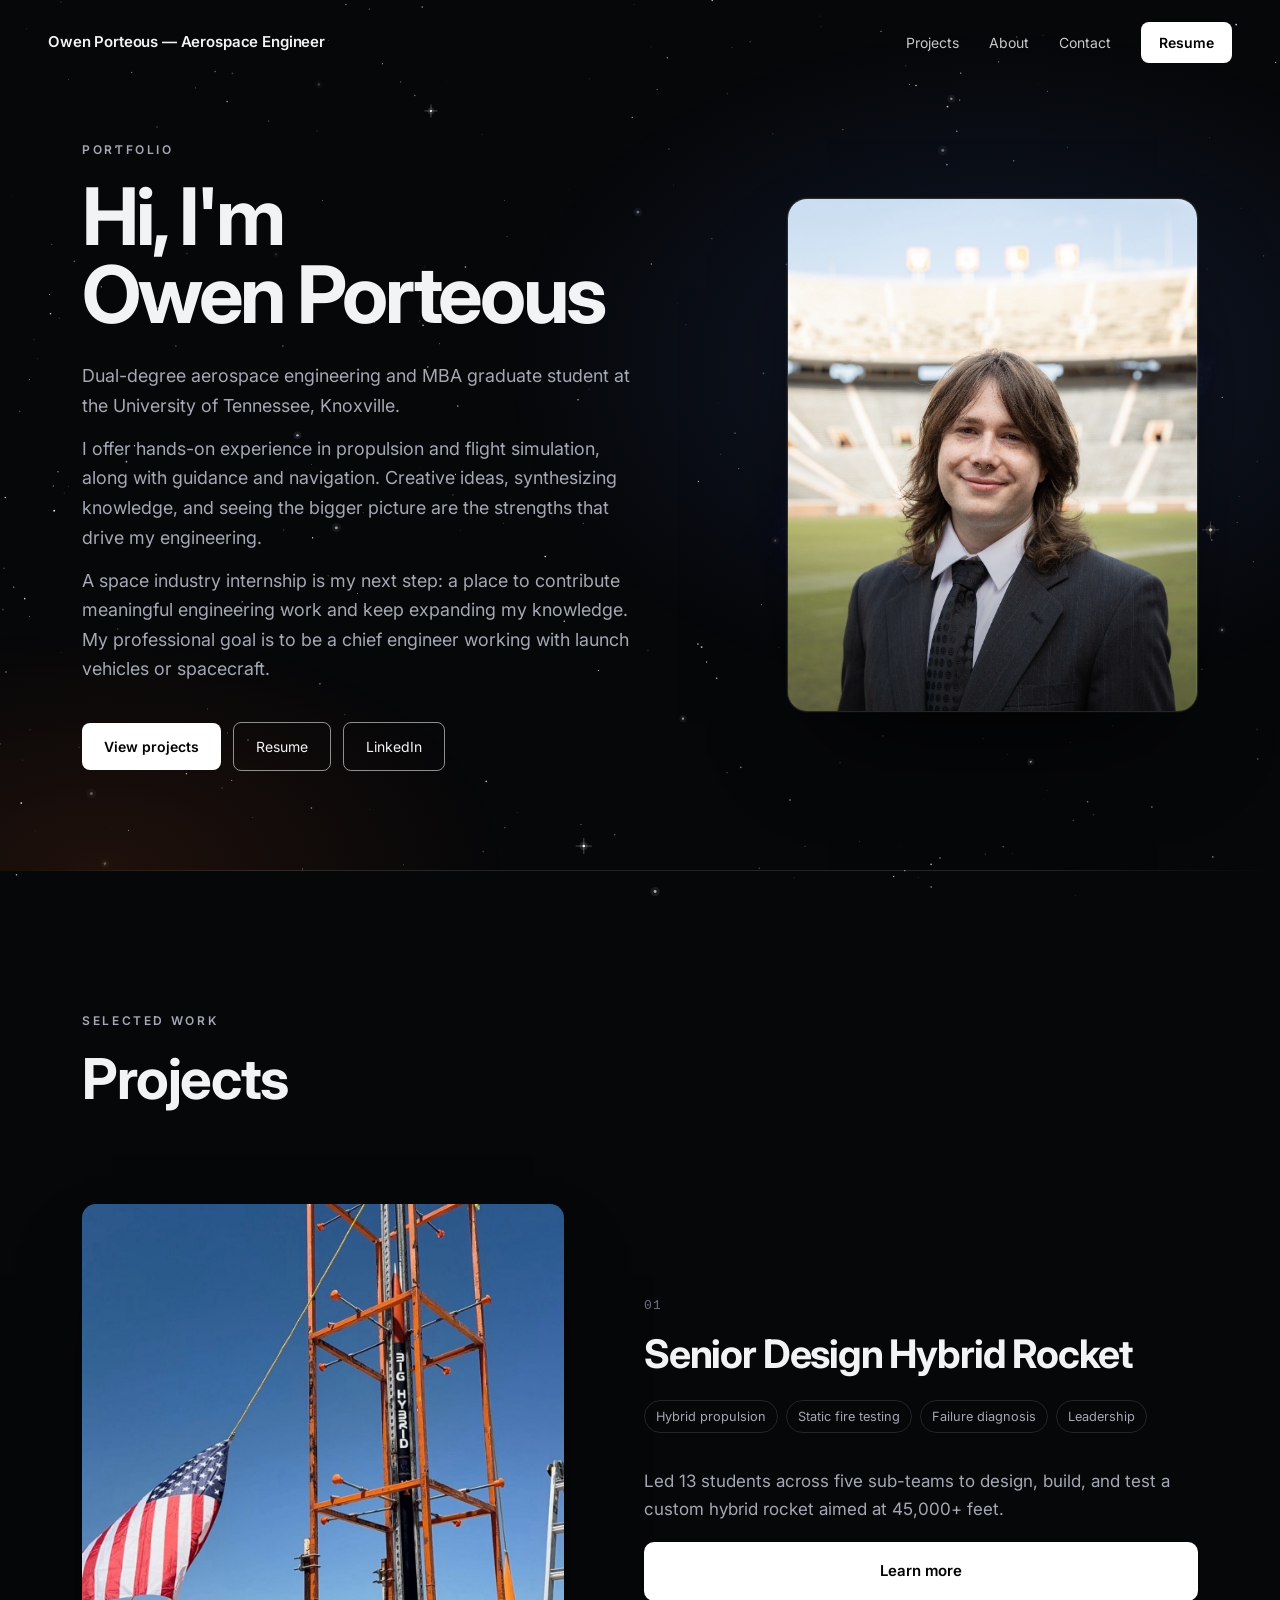
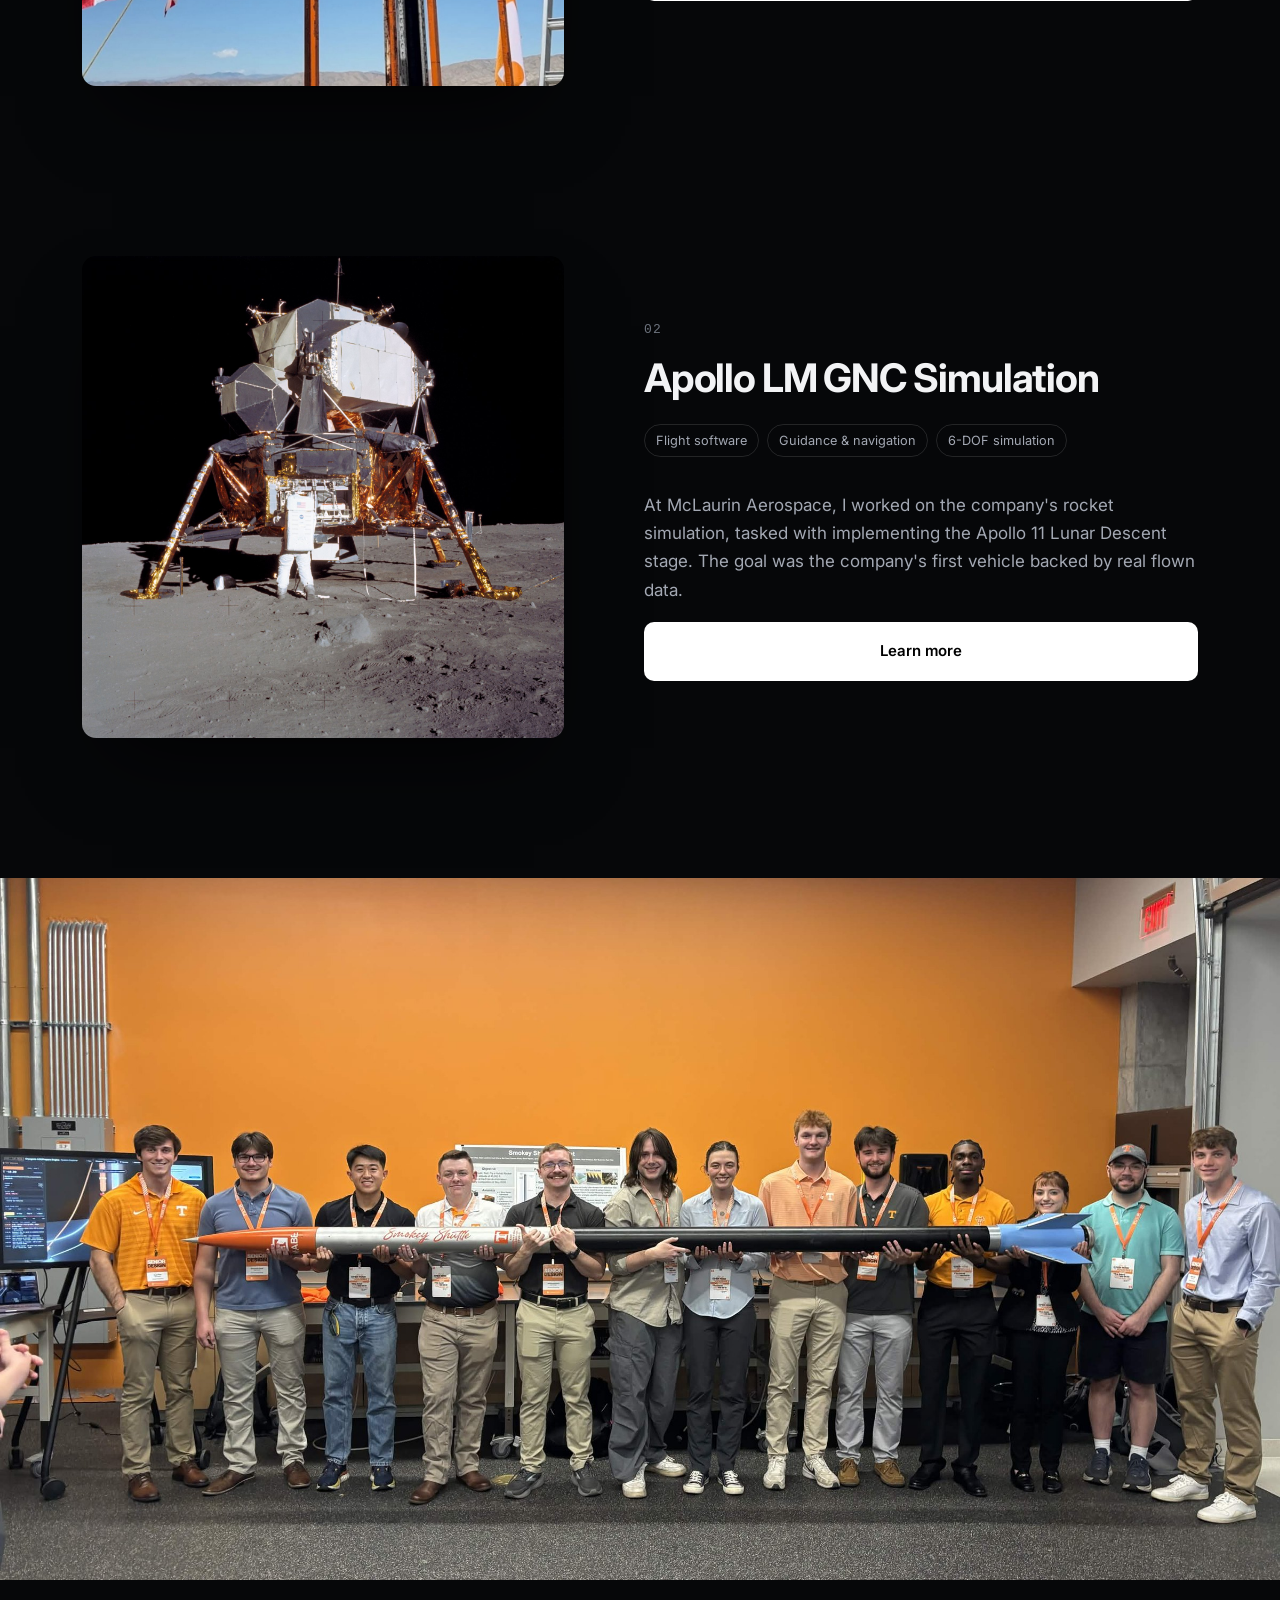
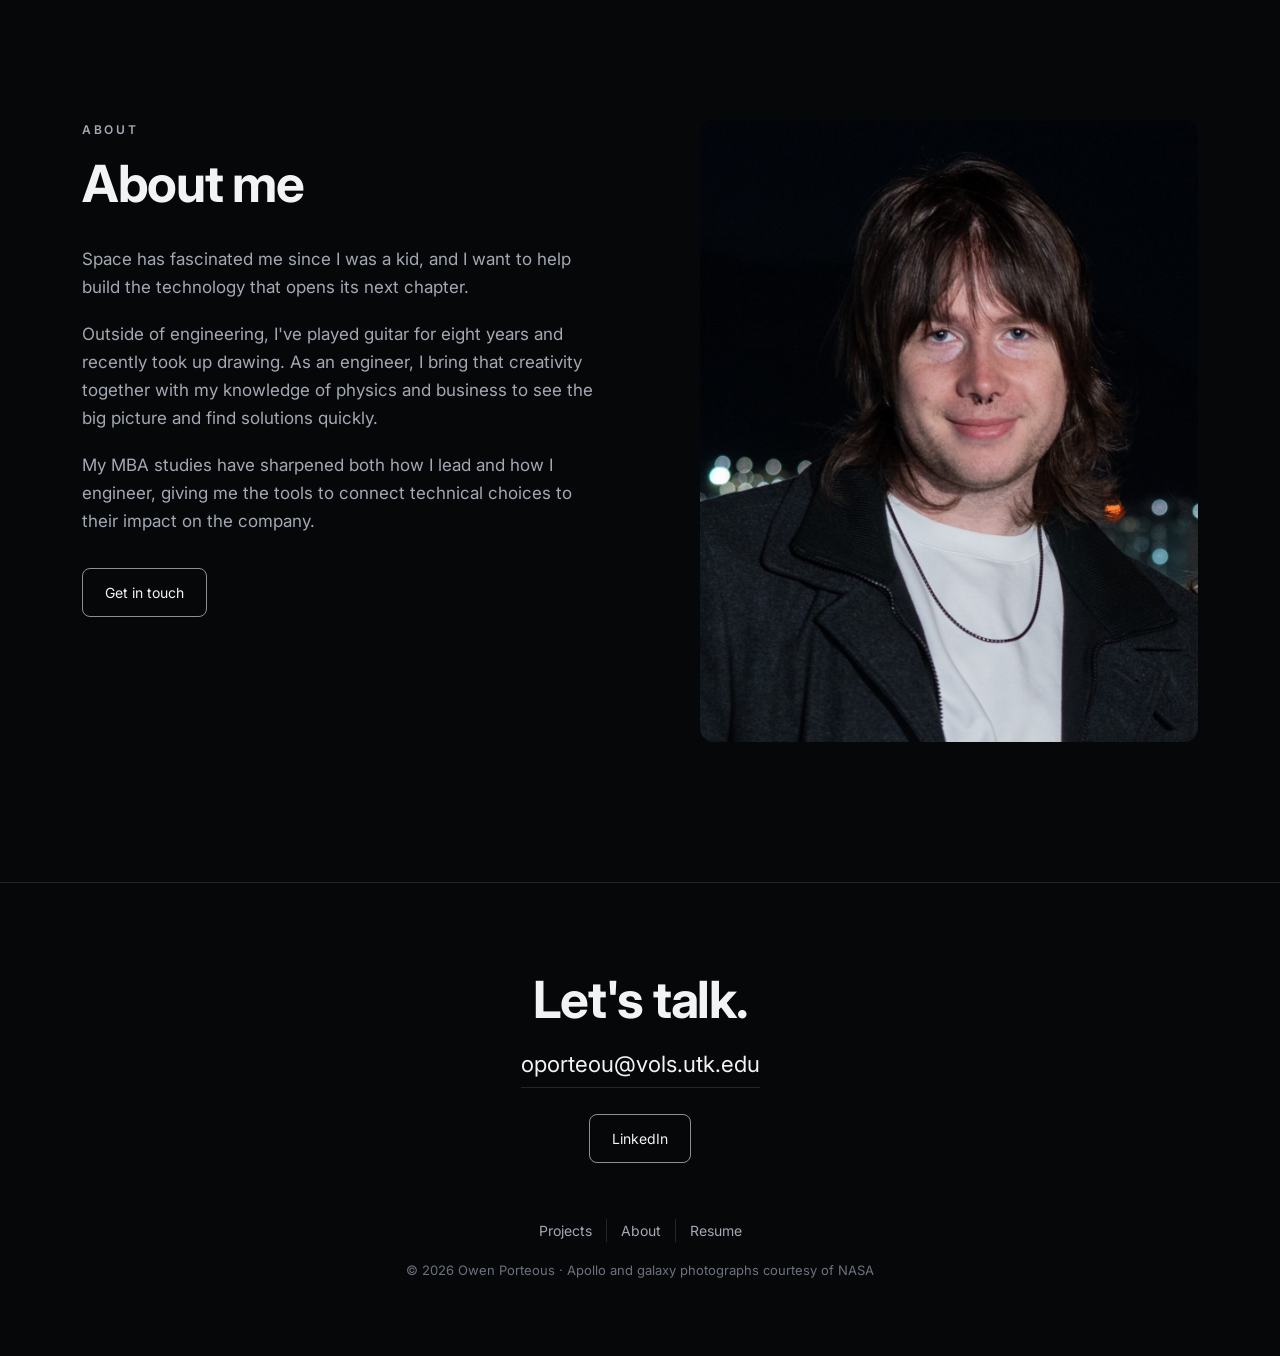
<file: index.html>
<!doctype html>
<html lang="en">
<head>
  <meta charset="utf-8">
  <meta name="viewport" content="width=device-width, initial-scale=1">
  <title>Owen Porteous — Portfolio</title>
  <meta name="description" content="Portfolio of Owen Porteous, a dual-degree aerospace engineering and MBA graduate student at the University of Tennessee, Knoxville.">
  <link rel="icon" href="assets/favicon.svg" type="image/svg+xml">
  <link rel="icon" href="assets/favicon-32.png" sizes="32x32" type="image/png">
  <link rel="apple-touch-icon" href="assets/apple-touch-icon.png">
  <meta property="og:type" content="website">
  <meta property="og:title" content="Owen Porteous — Portfolio">
  <meta property="og:description" content="Portfolio of Owen Porteous, a dual-degree aerospace engineering and MBA graduate student at the University of Tennessee, Knoxville.">
  <meta property="og:url" content="https://owenporteous.github.io/">
  <meta property="og:image" content="https://owenporteous.github.io/assets/share-card.jpg">
  <meta name="twitter:card" content="summary_large_image">
  <link rel="preconnect" href="https://fonts.googleapis.com">
  <link rel="preconnect" href="https://fonts.gstatic.com" crossorigin>
  <link href="https://fonts.googleapis.com/css2?family=Inter:wght@400;500;600;700&display=swap" rel="stylesheet">
  <link rel="stylesheet" href="style.css">
</head>
<body>

  <nav class="nav">
    <a class="brand" href="index.html">Owen Porteous<span class="hide-sm"> — Aerospace Engineer</span></a>
    <div class="nav-links">
      <a href="#projects">Projects</a>
      <a href="#about" class="hide-sm">About</a>
      <a href="#contact" class="hide-sm">Contact</a>
      <a class="btn-resume" href="assets/Owen-Porteous-Resume.pdf" target="_blank" rel="noopener">Resume</a>
    </div>
  </nav>

  <header class="intro">
    <div class="intro-grid">
      <div class="intro-copy">
        <span class="eyebrow">Portfolio</span>
        <h1>Hi, I'm<br>Owen Porteous</h1>
        <div class="intro-sub">
          <p>Dual-degree aerospace engineering and MBA graduate student at the University of Tennessee, Knoxville.</p>
          <p>I offer hands-on experience in propulsion and flight simulation, along with guidance and navigation. Creative ideas, synthesizing knowledge, and seeing the bigger picture are the strengths that drive my engineering.</p>
          <p>A space industry internship is my next step: a place to contribute meaningful engineering work and keep expanding my knowledge. My professional goal is to be a chief engineer working with launch vehicles or spacecraft.</p>
        </div>
        <div class="intro-actions">
          <a class="btn-solid" href="#projects">View projects</a>
          <a class="btn-outline" href="assets/Owen-Porteous-Resume.pdf" target="_blank" rel="noopener">Resume</a>
          <a class="btn-outline" href="https://www.linkedin.com/in/OwenPorteous" target="_blank" rel="noopener">LinkedIn</a>
        </div>
      </div>
      <figure class="headshot">
        <img class="fill" src="assets/headshot.jpg" alt="Portrait of Owen Porteous" style="object-position: 50% 32%">
      </figure>
    </div>
  </header>

  <section class="section" id="projects">
    <div class="wrap">
      <span class="eyebrow reveal">Selected work</span>
      <h2 class="section-title reveal">Projects</h2>

      <article class="project-row reveal">
        <a class="project-media" href="hybrid-rocket.html">
          <img class="fill" src="assets/launch-stand.jpg" alt="Hybrid rocket on the launch tower in the Mojave Desert" style="object-position: 50% 38%">
        </a>
        <div class="project-text">
          <span class="project-num">01</span>
          <h3>Senior Design Hybrid Rocket</h3>
          <ul class="tags">
            <li>Hybrid propulsion</li>
            <li>Static fire testing</li>
            <li>Failure diagnosis</li>
            <li>Leadership</li>
          </ul>
          <p>Led 13 students across five sub-teams to design, build, and test a custom hybrid rocket aimed at 45,000+ feet.</p>
          <a class="btn-block" href="hybrid-rocket.html">Learn more</a>
        </div>
      </article>

      <article class="project-row reveal">
        <a class="project-media" href="mclaurin-apollo-11.html">
          <img class="fill" src="assets/nasa-lm-eagle-surface.jpg" alt="The Apollo 11 Lunar Module Eagle on the lunar surface (NASA photo AS11-40-5927)" style="object-position: 50% 45%">
        </a>
        <div class="project-text">
          <span class="project-num">02</span>
          <h3>Apollo LM GNC Simulation</h3>
          <ul class="tags">
            <li>Flight software</li>
            <li>Guidance &amp; navigation</li>
            <li>6-DOF simulation</li>
          </ul>
          <p>At McLaurin Aerospace, I worked on the company's rocket simulation, tasked with implementing the Apollo 11 Lunar Descent stage. The goal was the company's first vehicle backed by real flown data.</p>
          <a class="btn-block" href="mclaurin-apollo-11.html">Learn more</a>
        </div>
      </article>
    </div>
  </section>

  <div class="band">
    <img class="fill" src="assets/team-expo.jpg" alt="The 13-person senior design team holding the rocket" style="object-position: 50% 52%">
  </div>

  <section class="section" id="about">
    <div class="wrap about">
      <div class="reveal">
        <span class="eyebrow">About</span>
        <h2>About me</h2>
        <p>Space has fascinated me since I was a kid, and I want to help build the technology that opens its next chapter.</p>
        <p>Outside of engineering, I've played guitar for eight years and recently took up drawing. As an engineer, I bring that creativity together with my knowledge of physics and business to see the big picture and find solutions quickly.</p>
        <p>My MBA studies have sharpened both how I lead and how I engineer, giving me the tools to connect technical choices to their impact on the company.</p>
        <a class="btn-outline" href="#contact">Get in touch</a>
      </div>
      <figure class="reveal">
        <div class="about-photo">
          <img class="fill" src="assets/about.jpg" alt="Owen Porteous at night with city lights behind" style="object-position: 50% 40%">
        </div>
      </figure>
    </div>
  </section>

  <footer class="footer" id="contact">
    <div class="wrap">
      <h2 class="footer-cta reveal">Let's talk.</h2>
      <a class="footer-email" href="mailto:oporteou@vols.utk.edu">oporteou@vols.utk.edu</a>
      <div class="footer-actions"><a class="btn-outline" href="https://www.linkedin.com/in/OwenPorteous" target="_blank" rel="noopener">LinkedIn</a></div>
      <div class="footer-links">
        <a href="#projects">Projects</a>
        <a href="#about">About</a>
        <a href="assets/Owen-Porteous-Resume.pdf" target="_blank" rel="noopener">Resume</a>
      </div>
      <p class="copyright">© 2026 Owen Porteous · Apollo and galaxy photographs courtesy of NASA</p>
    </div>
  </footer>

  <script src="script.js"></script>
</body>
</html>
</file>
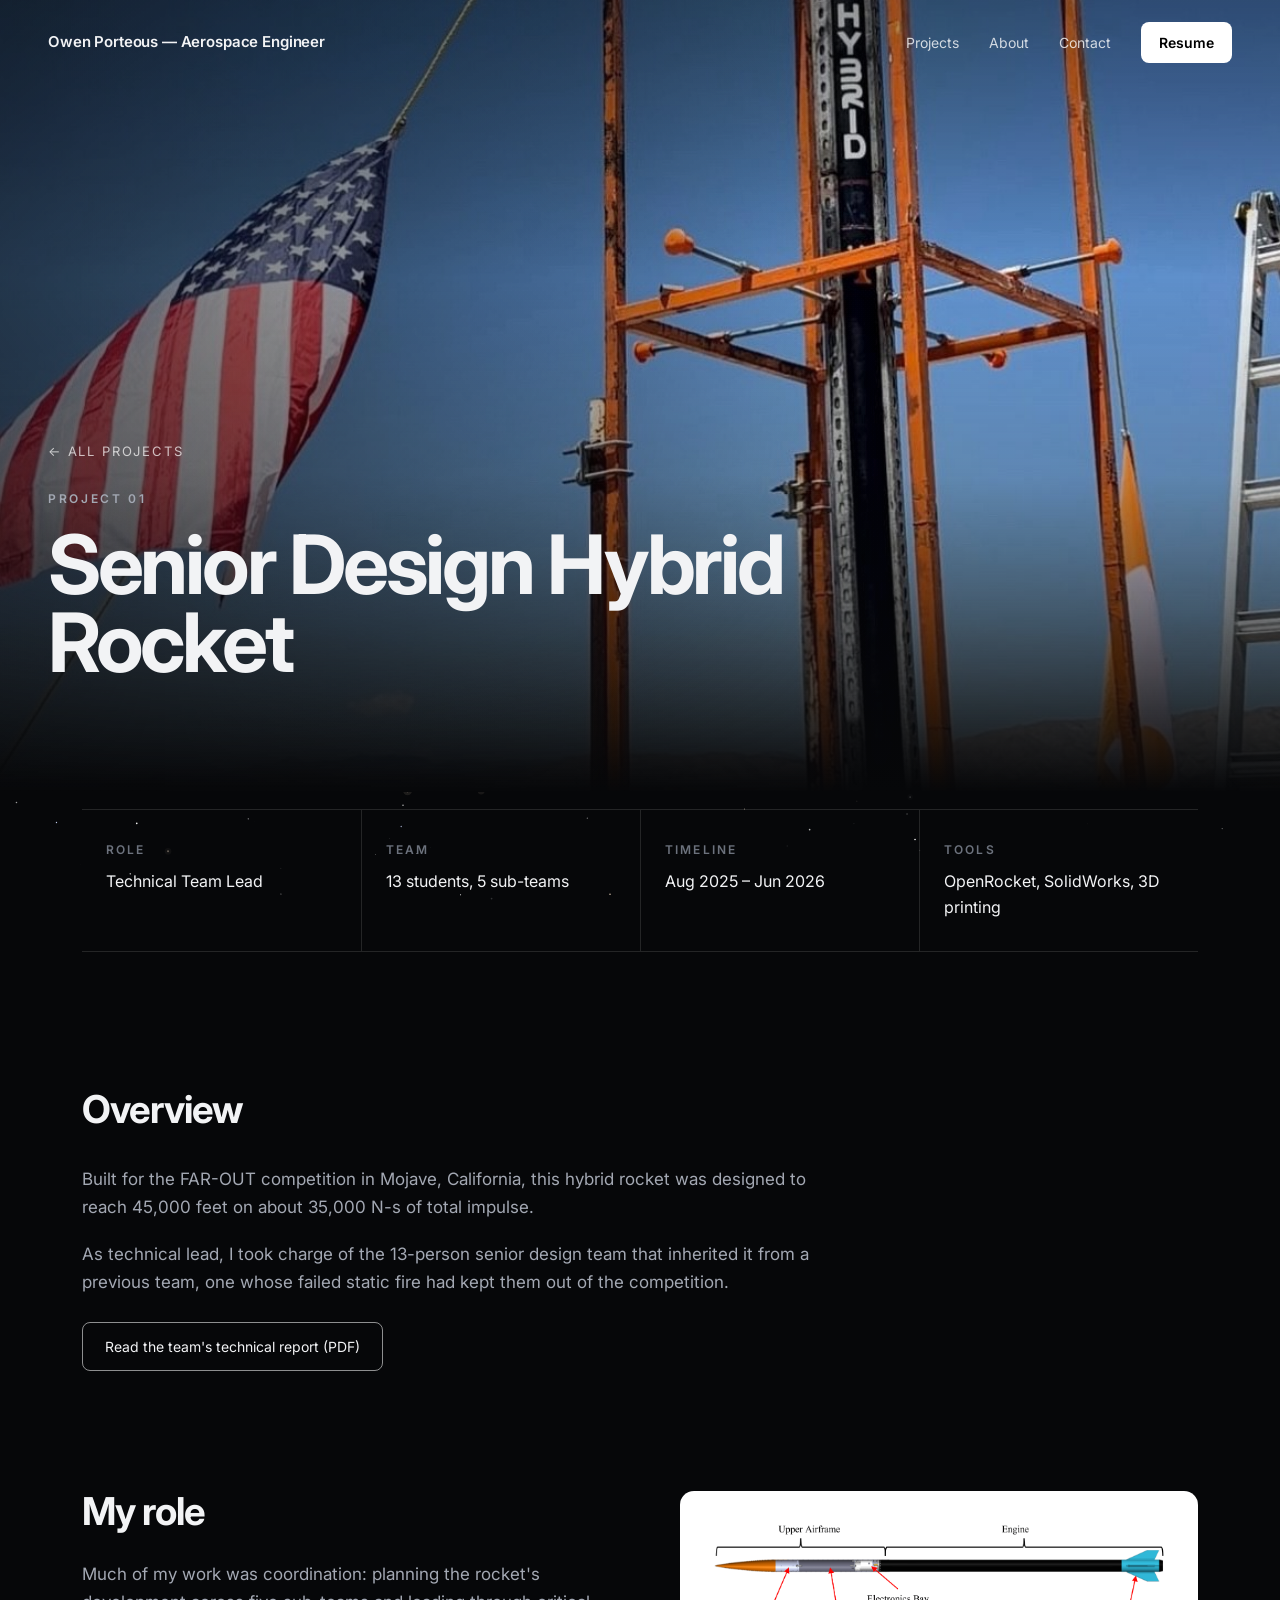
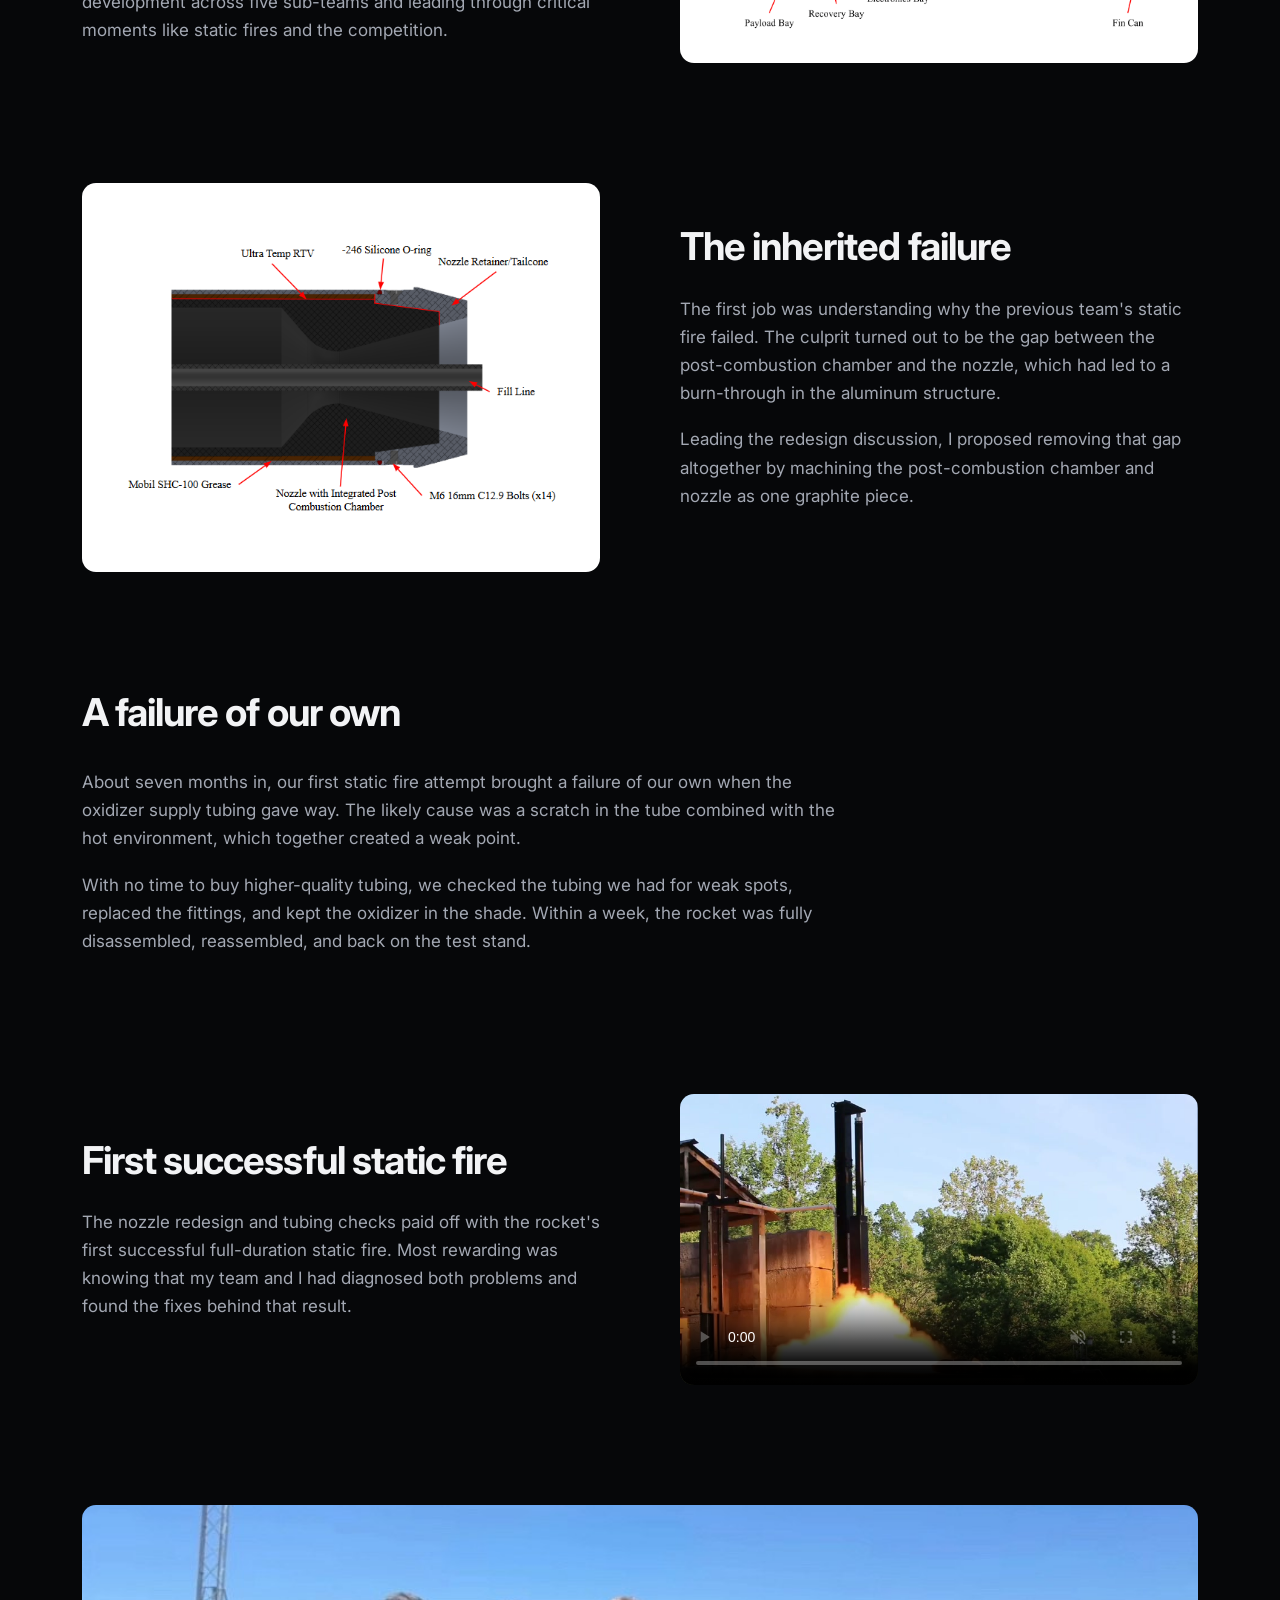
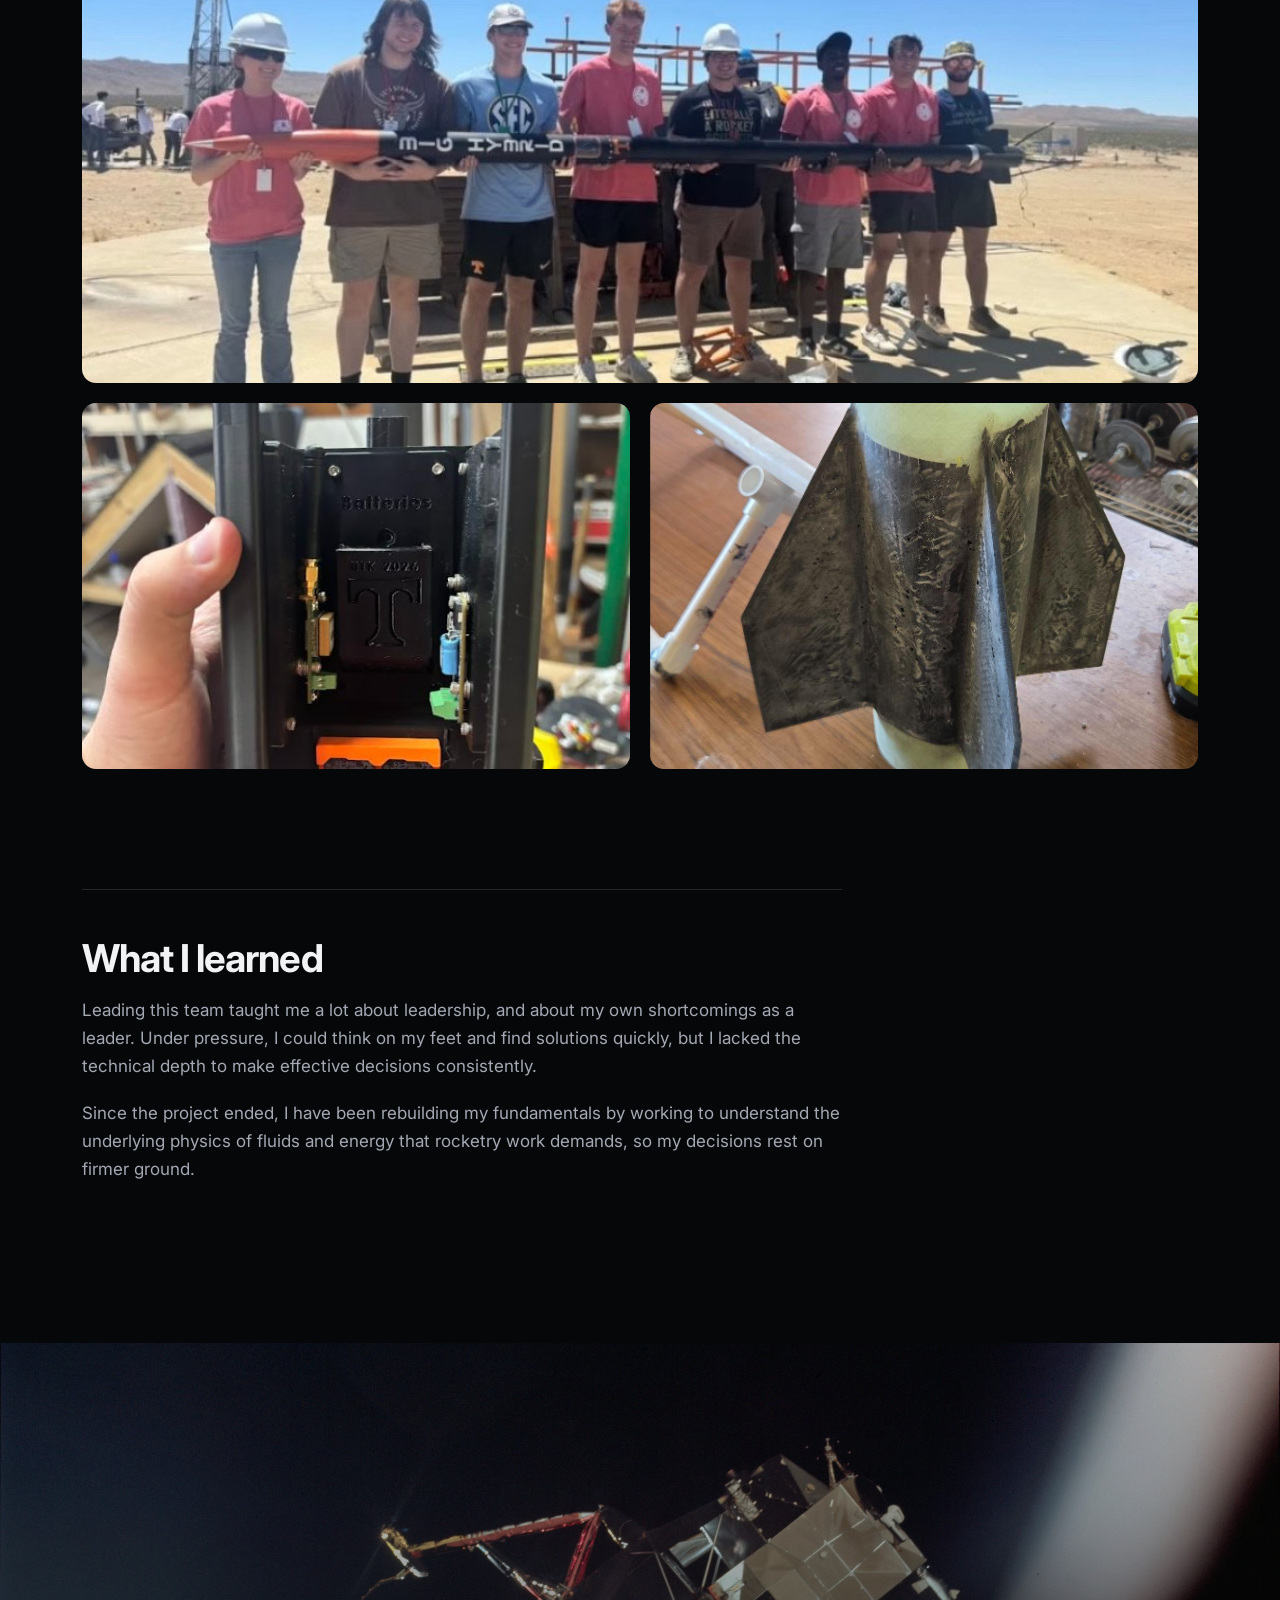
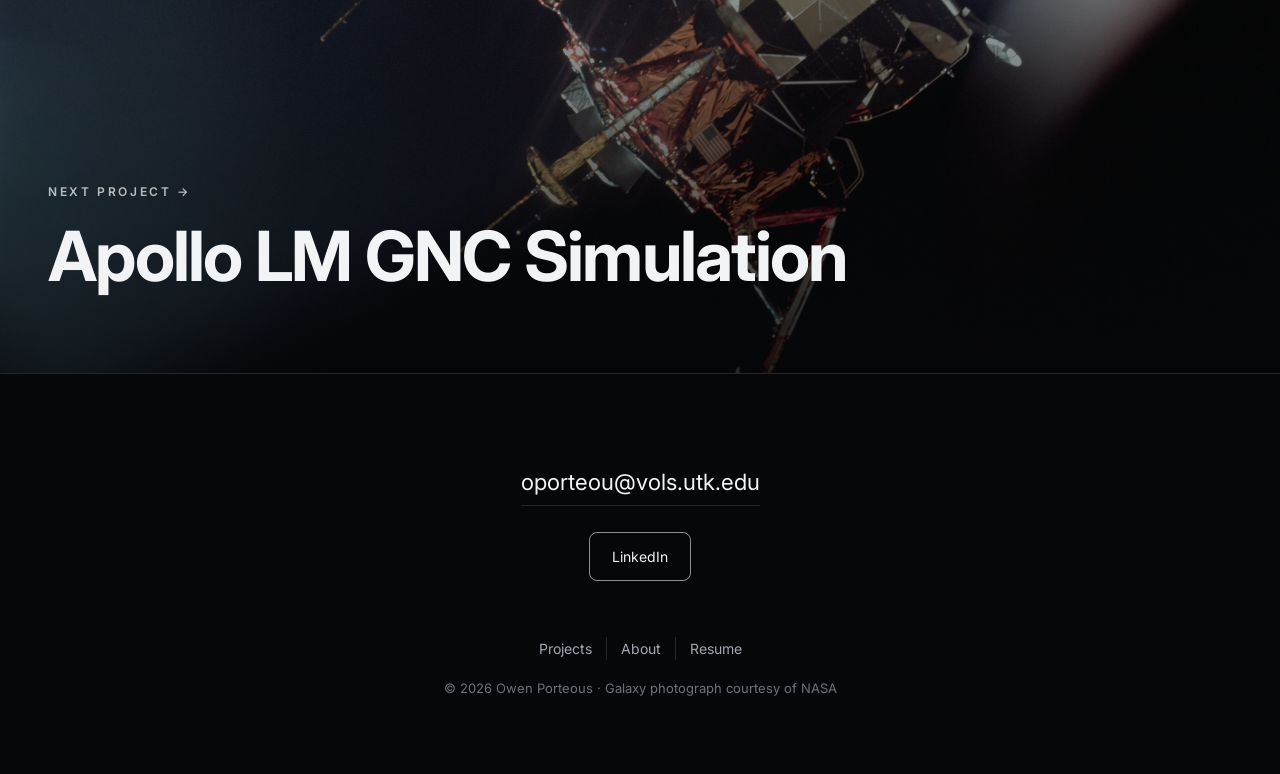
<file: hybrid-rocket.html>
<!doctype html>
<html lang="en">
<head>
  <meta charset="utf-8">
  <meta name="viewport" content="width=device-width, initial-scale=1">
  <title>Senior Design Hybrid Rocket — Owen Porteous</title>
  <meta name="description" content="Leading a 13-person senior design team through a burn-through diagnosis, a nozzle redesign, and a hybrid rocket's first successful full-duration static fire.">
  <link rel="icon" href="assets/favicon.svg" type="image/svg+xml">
  <link rel="icon" href="assets/favicon-32.png" sizes="32x32" type="image/png">
  <link rel="apple-touch-icon" href="assets/apple-touch-icon.png">
  <meta property="og:type" content="website">
  <meta property="og:title" content="Senior Design Hybrid Rocket — Owen Porteous">
  <meta property="og:description" content="Leading a 13-person senior design team through a burn-through diagnosis, a nozzle redesign, and a hybrid rocket's first successful full-duration static fire.">
  <meta property="og:url" content="https://owenporteous.github.io/hybrid-rocket.html">
  <meta property="og:image" content="https://owenporteous.github.io/assets/launch-stand.jpg">
  <meta name="twitter:card" content="summary_large_image">
  <link rel="preconnect" href="https://fonts.googleapis.com">
  <link rel="preconnect" href="https://fonts.gstatic.com" crossorigin>
  <link href="https://fonts.googleapis.com/css2?family=Inter:wght@400;500;600;700&display=swap" rel="stylesheet">
  <link rel="stylesheet" href="style.css">
</head>
<body>

  <nav class="nav">
    <a class="brand" href="index.html">Owen Porteous<span class="hide-sm"> — Aerospace Engineer</span></a>
    <div class="nav-links">
      <a href="index.html#projects">Projects</a>
      <a href="index.html#about" class="hide-sm">About</a>
      <a href="index.html#contact" class="hide-sm">Contact</a>
      <a class="btn-resume" href="assets/Owen-Porteous-Resume.pdf" target="_blank" rel="noopener">Resume</a>
    </div>
  </nav>

  <header class="hero project-hero">
    <div class="hero-media">
      <img class="fill" src="assets/launch-stand.jpg" alt="Hybrid rocket on the launch tower in the Mojave Desert" style="object-position: 50% 58%">
    </div>
    <div class="hero-copy">
      <a class="back-link" href="index.html#projects">← All projects</a>
      <span class="eyebrow">Project 01</span>
      <h1>Senior Design Hybrid Rocket</h1>
    </div>
  </header>

  <main class="wrap">

    <dl class="facts reveal">
      <div class="fact"><dt>Role</dt><dd>Technical Team Lead</dd></div>
      <div class="fact"><dt>Team</dt><dd>13 students, 5 sub-teams</dd></div>
      <div class="fact"><dt>Timeline</dt><dd>Aug 2025 – Jun 2026</dd></div>
      <div class="fact"><dt>Tools</dt><dd>OpenRocket, SolidWorks, 3D printing</dd></div>
    </dl>

    <section class="story prose reveal">
      <h2>Overview</h2>
      <p>Built for the FAR-OUT competition in Mojave, California, this hybrid rocket was designed to reach 45,000 feet on about 35,000 N-s of total impulse.</p>
      <p>As technical lead, I took charge of the 13-person senior design team that inherited it from a previous team, one whose failed static fire had kept them out of the competition.</p>
      <div class="doc-link"><a href="assets/hybrid-rocket-technical-report.pdf" target="_blank" rel="noopener">Read the team's technical report (PDF)</a></div>
    </section>

    <section class="story split reveal">
      <div>
        <h2>My role</h2>
        <p>Much of my work was coordination: planning the rocket's development across five sub-teams and leading through critical moments like static fires and the competition.</p>
      </div>
      <figure>
        <div class="split-media diagram diagram--wide">
          <img src="assets/diagram-vehicle.png" alt="Side view of the rocket labelled payload bay, recovery bay, electronics bay, engine and fin can">
        </div>
      </figure>
    </section>

    <section class="story split flip reveal">
      <div>
        <h2>The inherited failure</h2>
        <p>The first job was understanding why the previous team's static fire failed. The culprit turned out to be the gap between the post-combustion chamber and the nozzle, which had led to a burn-through in the aluminum structure.</p>
        <p>Leading the redesign discussion, I proposed removing that gap altogether by machining the post-combustion chamber and nozzle as one graphite piece.</p>
      </div>
      <figure>
        <div class="split-media diagram">
          <img src="assets/diagram-nozzle-redesign.png" alt="Cross-section of the aft engine showing the graphite nozzle with integrated post-combustion chamber">
        </div>
      </figure>
    </section>

    <section class="story prose reveal">
      <h2>A failure of our own</h2>
      <p>About seven months in, our first static fire attempt brought a failure of our own when the oxidizer supply tubing gave way. The likely cause was a scratch in the tube combined with the hot environment, which together created a weak point.</p>
      <p>With no time to buy higher-quality tubing, we checked the tubing we had for weak spots, replaced the fittings, and kept the oxidizer in the shade. Within a week, the rocket was fully disassembled, reassembled, and back on the test stand.</p>
    </section>

    <section class="story split reveal">
      <div>
        <h2>First successful static fire</h2>
        <p>The nozzle redesign and tubing checks paid off with the rocket's first successful full-duration static fire. Most rewarding was knowing that my team and I had diagnosed both problems and found the fixes behind that result.</p>
      </div>
      <figure>
        <div class="split-media video">
          <video class="fill" src="assets/static-fire.mp4" poster="assets/static-fire-poster.jpg" controls muted playsinline preload="metadata"></video>
        </div>
      </figure>
    </section>

    <div class="gallery reveal">
      <div class="shot wide"><img class="fill" src="assets/team-far-out.jpg" alt="Nine team members holding the rocket at the launch site in the Mojave Desert" style="object-position: 50% 48%"></div>
      <div class="shot"><img class="fill" src="assets/electronics-bay.jpg" alt="The 3D-printed electronics bay with altimeters and GPS installed" style="object-position: 50% 45%"></div>
      <div class="shot"><img class="fill" src="assets/fin-can.jpg" alt="Carbon fiber fin can during construction" style="object-position: 50% 55%"></div>
    </div>

    <section class="callout prose reveal">
      <h2>What I learned</h2>
      <p>Leading this team taught me a lot about leadership, and about my own shortcomings as a leader. Under pressure, I could think on my feet and find solutions quickly, but I lacked the technical depth to make effective decisions consistently.</p>
      <p>Since the project ended, I have been rebuilding my fundamentals by working to understand the underlying physics of fluids and energy that rocketry work demands, so my decisions rest on firmer ground.</p>
    </section>
  </main>

  <a class="next" href="mclaurin-apollo-11.html">
    <img class="fill" src="assets/nasa-lm-eagle-separation.jpg" alt="" style="position:absolute;inset:0;object-position:62% 45%">
    <div class="next-copy">
      <span class="eyebrow">Next project →</span>
      <h2>Apollo LM GNC Simulation</h2>
    </div>
  </a>

  <footer class="footer" id="contact">
    <div class="wrap">
      <a class="footer-email" href="mailto:oporteou@vols.utk.edu">oporteou@vols.utk.edu</a>
      <div class="footer-actions"><a class="btn-outline" href="https://www.linkedin.com/in/OwenPorteous" target="_blank" rel="noopener">LinkedIn</a></div>
      <div class="footer-links">
        <a href="index.html#projects">Projects</a>
        <a href="index.html#about">About</a>
        <a href="assets/Owen-Porteous-Resume.pdf" target="_blank" rel="noopener">Resume</a>
      </div>
      <p class="copyright">© 2026 Owen Porteous · Galaxy photograph courtesy of NASA</p>
    </div>
  </footer>

  <script src="script.js"></script>
</body>
</html>
</file>
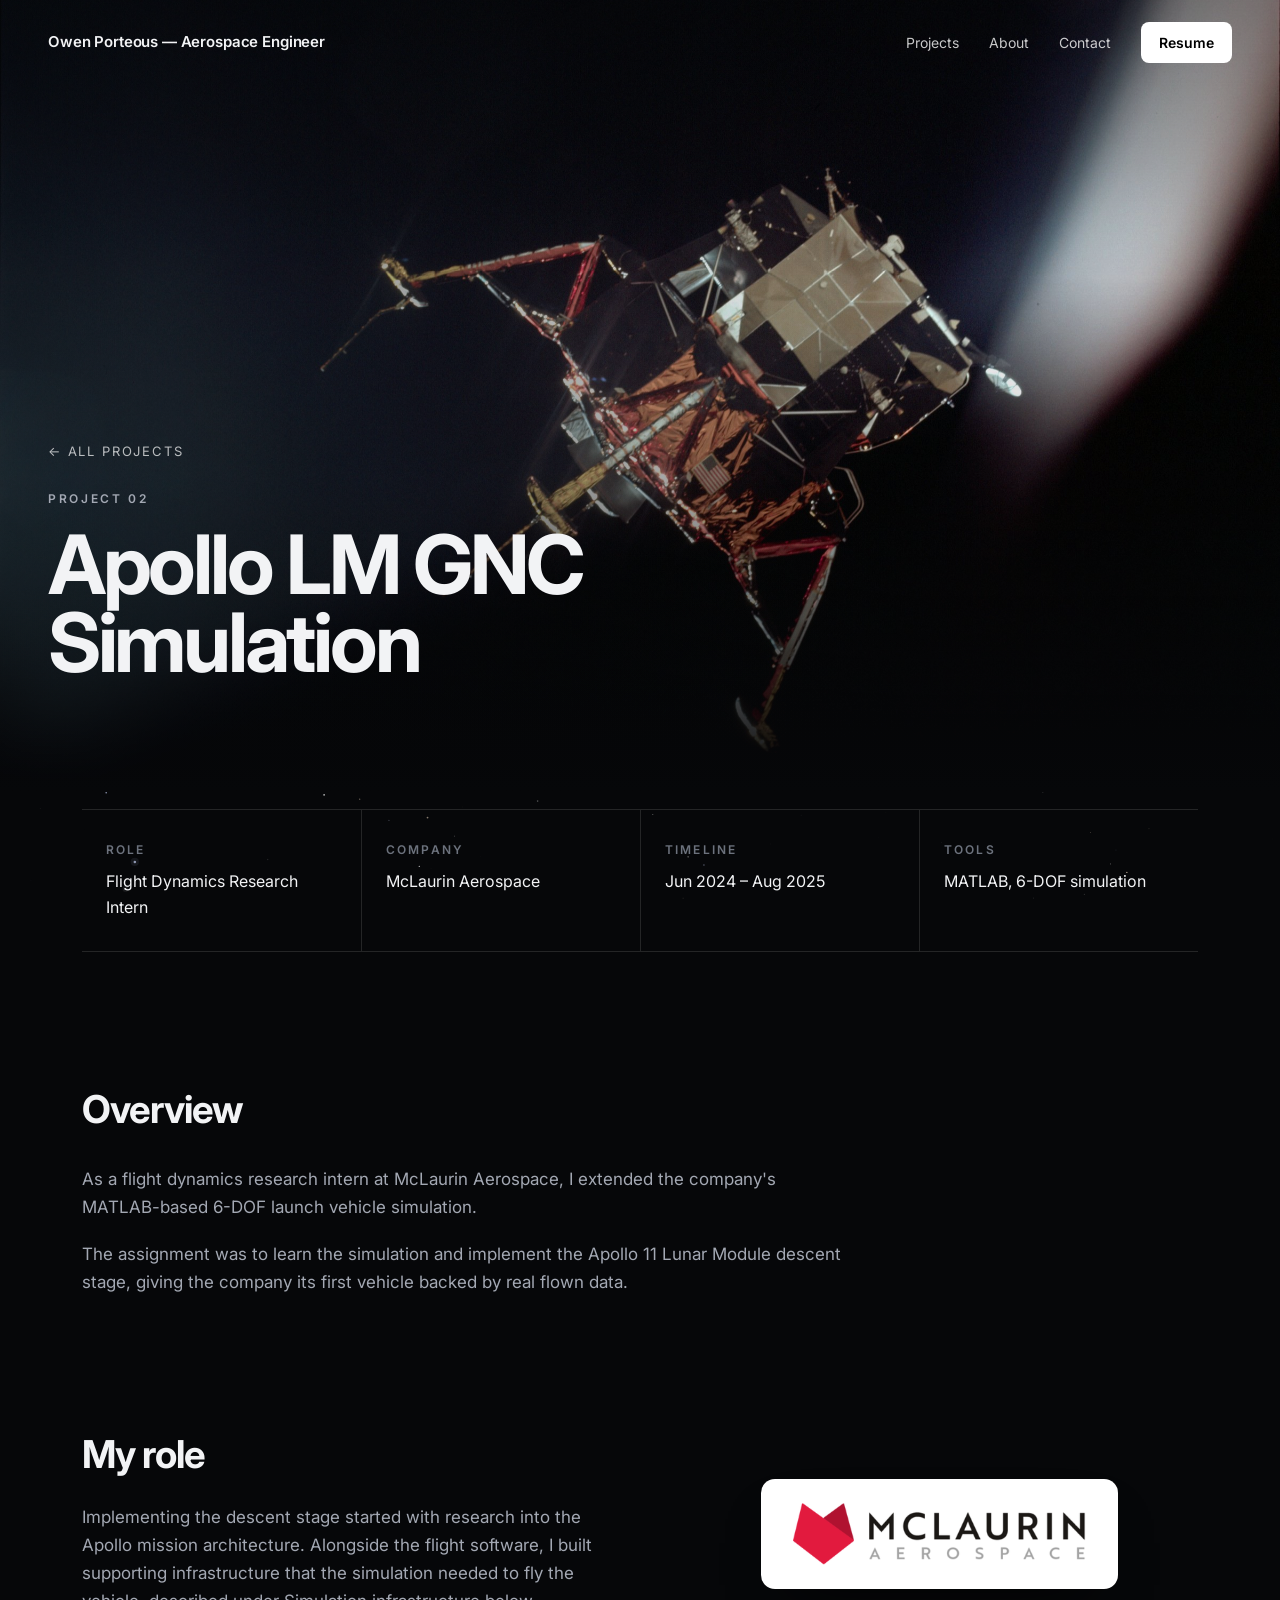
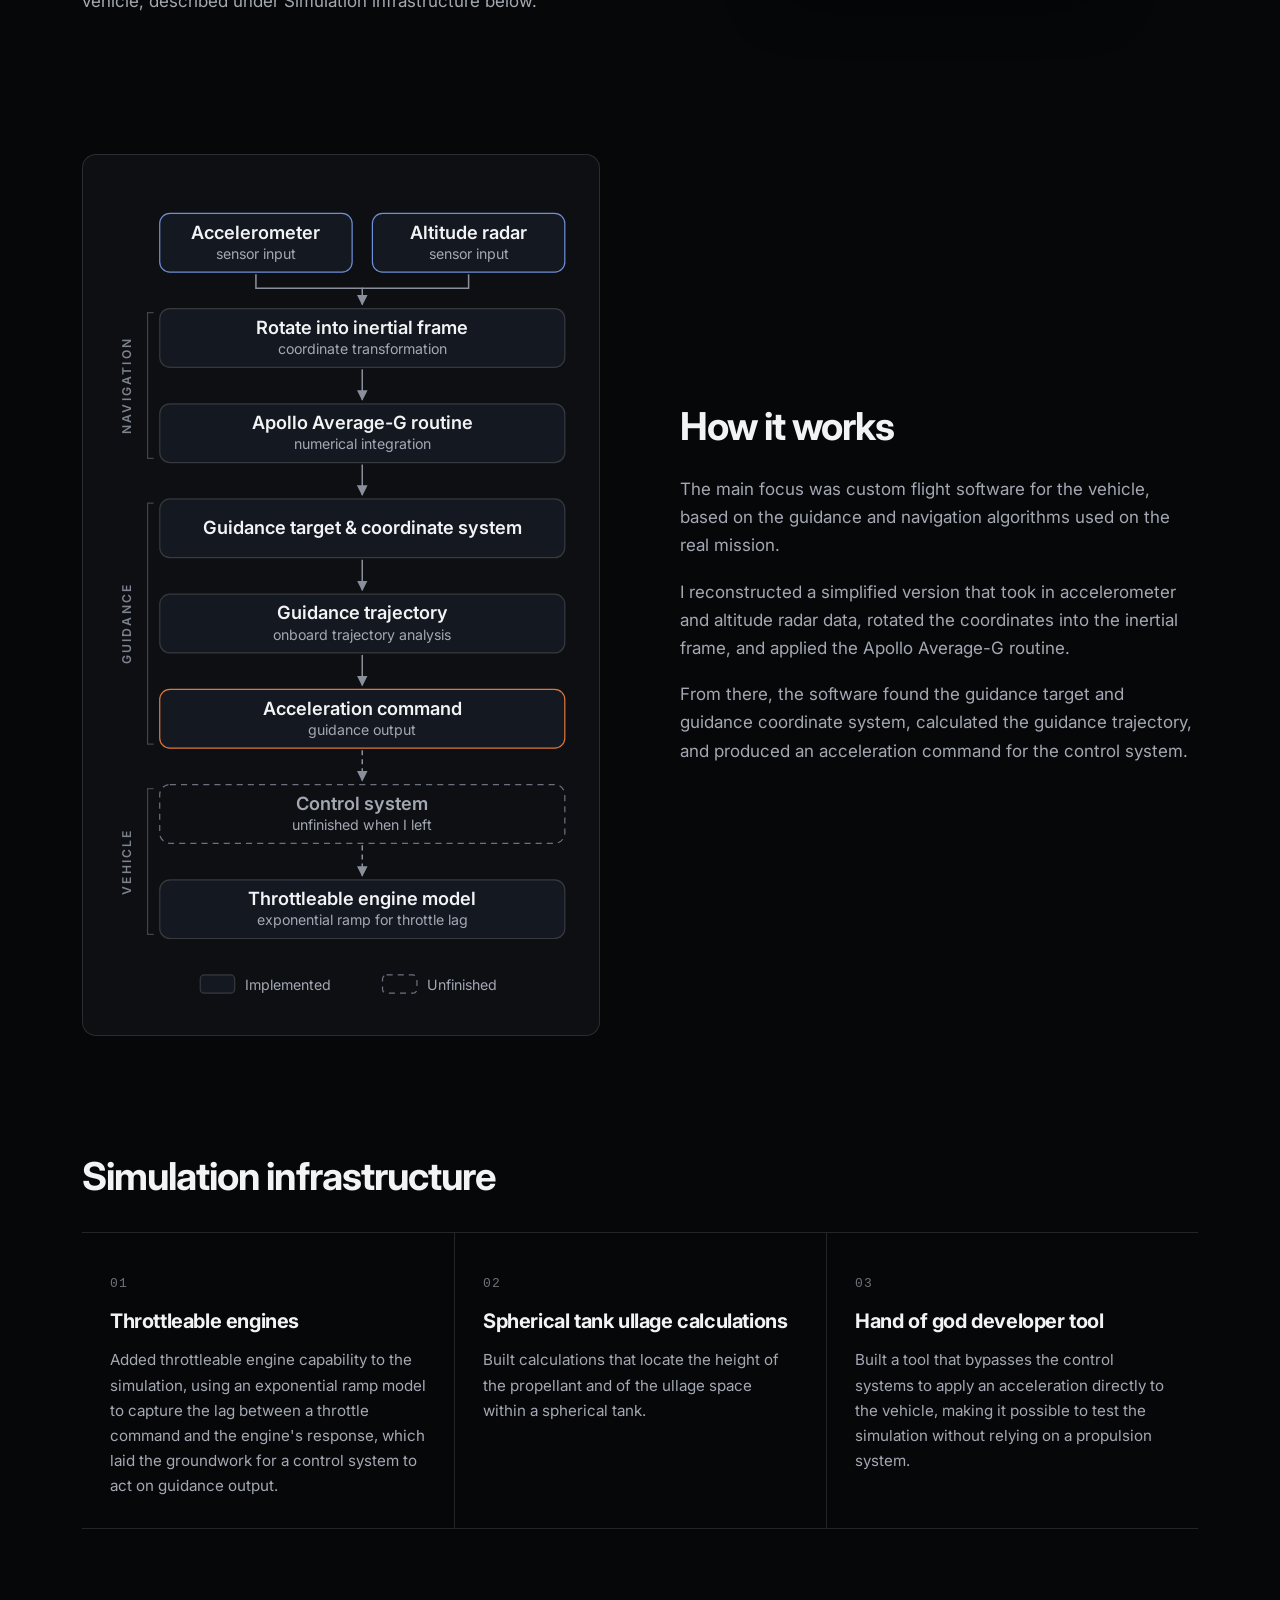
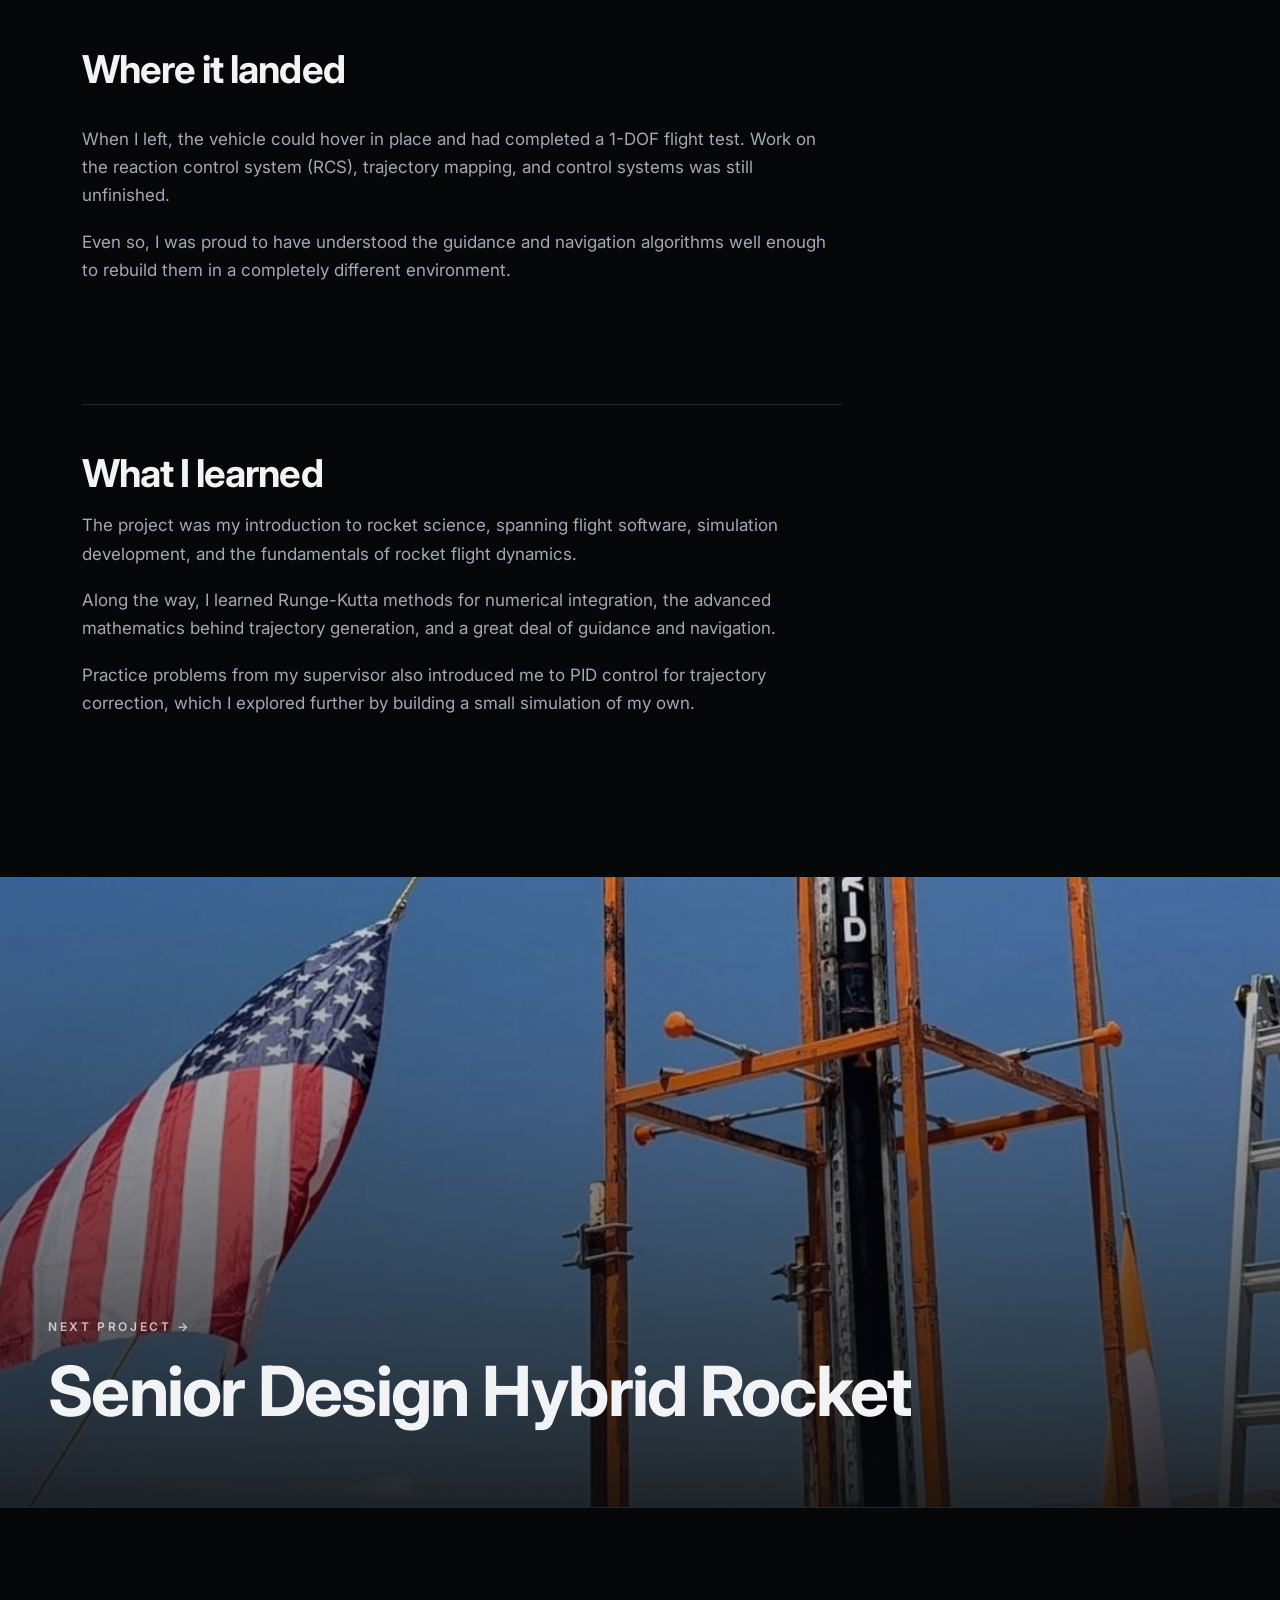
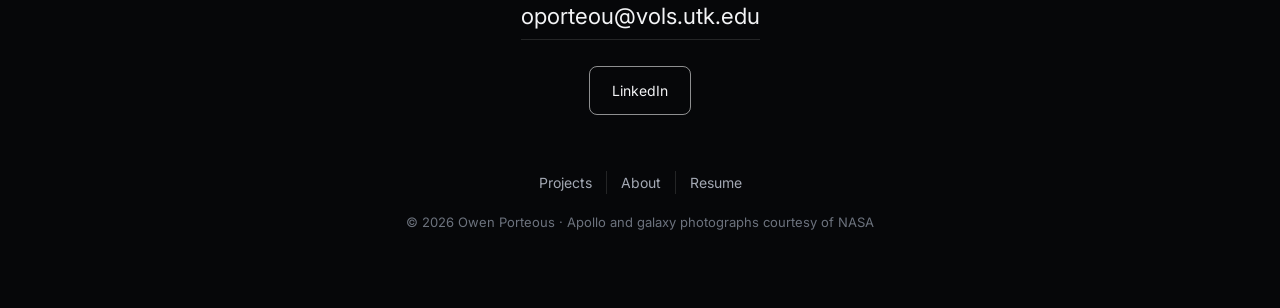
<file: mclaurin-apollo-11.html>
<!doctype html>
<html lang="en">
<head>
  <meta charset="utf-8">
  <meta name="viewport" content="width=device-width, initial-scale=1">
  <title>Apollo LM GNC Simulation — Owen Porteous</title>
  <meta name="description" content="Rebuilding Apollo guidance and navigation algorithms for the Lunar Module descent stage in McLaurin Aerospace's MATLAB 6-DOF simulation.">
  <link rel="icon" href="assets/favicon.svg" type="image/svg+xml">
  <link rel="icon" href="assets/favicon-32.png" sizes="32x32" type="image/png">
  <link rel="apple-touch-icon" href="assets/apple-touch-icon.png">
  <meta property="og:type" content="website">
  <meta property="og:title" content="Apollo LM GNC Simulation — Owen Porteous">
  <meta property="og:description" content="Rebuilding Apollo guidance and navigation algorithms for the Lunar Module descent stage in McLaurin Aerospace's MATLAB 6-DOF simulation.">
  <meta property="og:url" content="https://owenporteous.github.io/mclaurin-apollo-11.html">
  <meta property="og:image" content="https://owenporteous.github.io/assets/nasa-lm-eagle-separation.jpg">
  <meta name="twitter:card" content="summary_large_image">
  <link rel="preconnect" href="https://fonts.googleapis.com">
  <link rel="preconnect" href="https://fonts.gstatic.com" crossorigin>
  <link href="https://fonts.googleapis.com/css2?family=Inter:wght@400;500;600;700&display=swap" rel="stylesheet">
  <link rel="stylesheet" href="style.css">
</head>
<body>

  <nav class="nav">
    <a class="brand" href="index.html">Owen Porteous<span class="hide-sm"> — Aerospace Engineer</span></a>
    <div class="nav-links">
      <a href="index.html#projects">Projects</a>
      <a href="index.html#about" class="hide-sm">About</a>
      <a href="index.html#contact" class="hide-sm">Contact</a>
      <a class="btn-resume" href="assets/Owen-Porteous-Resume.pdf" target="_blank" rel="noopener">Resume</a>
    </div>
  </nav>

  <header class="hero project-hero">
    <div class="hero-media">
      <img class="fill" src="assets/nasa-lm-eagle-separation.jpg" alt="The Apollo 11 Lunar Module Eagle in lunar orbit after separating from the Command Module (NASA photo AS11-44-6584)" style="object-position: 62% 45%">
    </div>
    <div class="hero-copy">
      <a class="back-link" href="index.html#projects">← All projects</a>
      <span class="eyebrow">Project 02</span>
      <h1>Apollo LM GNC Simulation</h1>
    </div>
  </header>

  <main class="wrap">

    <dl class="facts reveal">
      <div class="fact"><dt>Role</dt><dd>Flight Dynamics Research Intern</dd></div>
      <div class="fact"><dt>Company</dt><dd>McLaurin Aerospace</dd></div>
      <div class="fact"><dt>Timeline</dt><dd>Jun 2024 – Aug 2025</dd></div>
      <div class="fact"><dt>Tools</dt><dd>MATLAB, 6-DOF simulation</dd></div>
    </dl>

    <section class="story prose reveal">
      <h2>Overview</h2>
      <p>As a flight dynamics research intern at McLaurin Aerospace, I extended the company's MATLAB-based 6-DOF launch vehicle simulation.</p>
      <p>The assignment was to learn the simulation and implement the Apollo 11 Lunar Module descent stage, giving the company its first vehicle backed by real flown data.</p>
    </section>

    <section class="story split reveal">
      <div>
        <h2>My role</h2>
        <p>Implementing the descent stage started with research into the Apollo mission architecture. Alongside the flight software, I built supporting infrastructure that the simulation needed to fly the vehicle, described under Simulation infrastructure below.</p>
      </div>
      <figure>
        <div class="split-media logo-card">
          <img src="assets/mclaurin-logo-original.png" alt="McLaurin Aerospace logo">
        </div>
      </figure>
    </section>

    <section class="story split flip split--flow reveal">
      <div>
        <h2>How it works</h2>
        <p>The main focus was custom flight software for the vehicle, based on the guidance and navigation algorithms used on the real mission.</p>
        <p>I reconstructed a simplified version that took in accelerometer and altitude radar data, rotated the coordinates into the inertial frame, and applied the Apollo Average-G routine.</p>
        <p>From there, the software found the guidance target and guidance coordinate system, calculated the guidance trajectory, and produced an acceleration command for the control system.</p>
      </div>
      <figure>
        <div class="split-media flow">
          <svg viewBox="0 0 470 820" role="img" aria-label="Flowchart: accelerometer and altitude radar data are rotated into the inertial frame, then processed by the Apollo Average-G routine for navigation. Guidance finds the target and coordinate system, calculates the trajectory, and outputs an acceleration command. That command feeds a control system, which was unfinished, and then the throttleable engine model.">
            <defs>
              <marker id="arrowhead" viewBox="0 0 10 10" refX="9" refY="5" markerWidth="7" markerHeight="7" orient="auto-start-reverse">
                <path d="M0,0 L10,5 L0,10 z" fill="#8a909b"/>
              </marker>
            </defs>

            <rect class="box box--input" x="56" y="30" width="190" height="58" rx="10"/>
            <text class="t" x="151" y="55">Accelerometer</text>
            <text class="s" x="151" y="75">sensor input</text>
            <rect class="box box--input" x="266" y="30" width="190" height="58" rx="10"/>
            <text class="t" x="361" y="55">Altitude radar</text>
            <text class="s" x="361" y="75">sensor input</text>
            <path class="arrow" d="M151 90 V104 H256 V120" marker-end="url(#arrowhead)"/>
            <path class="arrow" d="M361 90 V104 H256"/>

            <path class="bracket" d="M50 128 H44 V272 H50"/>
            <text class="blabel" transform="translate(28 200) rotate(-90)">NAVIGATION</text>
            <rect class="box" x="56" y="124" width="400" height="58" rx="10"/>
            <text class="t" x="256" y="149">Rotate into inertial frame</text>
            <text class="s" x="256" y="169">coordinate transformation</text>
            <path class="arrow" d="M256 184 V214" marker-end="url(#arrowhead)"/>
            <rect class="box" x="56" y="218" width="400" height="58" rx="10"/>
            <text class="t" x="256" y="243">Apollo Average-G routine</text>
            <text class="s" x="256" y="263">numerical integration</text>
            <path class="arrow" d="M256 278 V308" marker-end="url(#arrowhead)"/>

            <path class="bracket" d="M50 316 H44 V554 H50"/>
            <text class="blabel" transform="translate(28 435) rotate(-90)">GUIDANCE</text>
            <rect class="box" x="56" y="312" width="400" height="58" rx="10"/>
            <text class="t" x="256" y="347">Guidance target &amp; coordinate system</text>
            <path class="arrow" d="M256 372 V402" marker-end="url(#arrowhead)"/>
            <rect class="box" x="56" y="406" width="400" height="58" rx="10"/>
            <text class="t" x="256" y="431">Guidance trajectory</text>
            <text class="s" x="256" y="451">onboard trajectory analysis</text>
            <path class="arrow" d="M256 466 V496" marker-end="url(#arrowhead)"/>
            <rect class="box box--output" x="56" y="500" width="400" height="58" rx="10"/>
            <text class="t" x="256" y="525">Acceleration command</text>
            <text class="s" x="256" y="545">guidance output</text>
            <path class="arrow arrow--todo" d="M256 560 V590" marker-end="url(#arrowhead)"/>

            <path class="bracket" d="M50 598 H44 V742 H50"/>
            <text class="blabel" transform="translate(28 670) rotate(-90)">VEHICLE</text>
            <rect class="box box--todo" x="56" y="594" width="400" height="58" rx="10"/>
            <text class="t t--todo" x="256" y="619">Control system</text>
            <text class="s" x="256" y="639">unfinished when I left</text>
            <path class="arrow arrow--todo" d="M256 654 V684" marker-end="url(#arrowhead)"/>
            <rect class="box" x="56" y="688" width="400" height="58" rx="10"/>
            <text class="t" x="256" y="713">Throttleable engine model</text>
            <text class="s" x="256" y="733">exponential ramp for throttle lag</text>

            <rect class="box" x="96" y="782" width="34" height="18" rx="4"/>
            <text class="legend" x="140" y="797">Implemented</text>
            <rect class="box box--todo" x="276" y="782" width="34" height="18" rx="4"/>
            <text class="legend" x="320" y="797">Unfinished</text>
          </svg>
        </div>
      </figure>
    </section>


    <section class="story reveal">
      <h2>Simulation infrastructure</h2>
      <div class="infra">
        <div class="infra-item">
          <span class="infra-num">01</span>
          <h3>Throttleable engines</h3>
          <p>Added throttleable engine capability to the simulation, using an exponential ramp model to capture the lag between a throttle command and the engine's response, which laid the groundwork for a control system to act on guidance output.</p>
        </div>
        <div class="infra-item">
          <span class="infra-num">02</span>
          <h3>Spherical tank ullage calculations</h3>
          <p>Built calculations that locate the height of the propellant and of the ullage space within a spherical tank.</p>
        </div>
        <div class="infra-item">
          <span class="infra-num">03</span>
          <h3>Hand of god developer tool</h3>
          <p>Built a tool that bypasses the control systems to apply an acceleration directly to the vehicle, making it possible to test the simulation without relying on a propulsion system.</p>
        </div>
      </div>
    </section>

    <section class="story prose reveal">
      <h2>Where it landed</h2>
      <p>When I left, the vehicle could hover in place and had completed a 1-DOF flight test. Work on the reaction control system (RCS), trajectory mapping, and control systems was still unfinished.</p>
      <p>Even so, I was proud to have understood the guidance and navigation algorithms well enough to rebuild them in a completely different environment.</p>
    </section>

    <section class="callout prose reveal">
      <h2>What I learned</h2>
      <p>The project was my introduction to rocket science, spanning flight software, simulation development, and the fundamentals of rocket flight dynamics.</p>
      <p>Along the way, I learned Runge-Kutta methods for numerical integration, the advanced mathematics behind trajectory generation, and a great deal of guidance and navigation.</p>
      <p>Practice problems from my supervisor also introduced me to PID control for trajectory correction, which I explored further by building a small simulation of my own.</p>
    </section>
  </main>

  <a class="next" href="hybrid-rocket.html">
    <img class="fill" src="assets/launch-stand.jpg" alt="" style="position:absolute;inset:0;object-position:50% 58%">
    <div class="next-copy">
      <span class="eyebrow">Next project →</span>
      <h2>Senior Design Hybrid Rocket</h2>
    </div>
  </a>

  <footer class="footer" id="contact">
    <div class="wrap">
      <a class="footer-email" href="mailto:oporteou@vols.utk.edu">oporteou@vols.utk.edu</a>
      <div class="footer-actions"><a class="btn-outline" href="https://www.linkedin.com/in/OwenPorteous" target="_blank" rel="noopener">LinkedIn</a></div>
      <div class="footer-links">
        <a href="index.html#projects">Projects</a>
        <a href="index.html#about">About</a>
        <a href="assets/Owen-Porteous-Resume.pdf" target="_blank" rel="noopener">Resume</a>
      </div>
      <p class="copyright">© 2026 Owen Porteous · Apollo and galaxy photographs courtesy of NASA</p>
    </div>
  </footer>

  <script src="script.js"></script>
</body>
</html>
</file>
<file: style.css>
:root {
  --bg: #060709;
  --bg-raised: #0d0f13;
  --line: rgba(255, 255, 255, 0.12);
  --text: #f2f3f5;
  --muted: #a3a8b3;
  --faint: #6c727d;
  --max: 1180px;
  --radius: 14px;
  --ease: cubic-bezier(0.2, 0.7, 0.2, 1);
}

* { box-sizing: border-box; }
html { scroll-behavior: smooth; }
body {
  margin: 0;
  background: var(--bg);
  color: var(--text);
  font-family: "Inter", system-ui, -apple-system, "Segoe UI", Roboto, sans-serif;
  font-size: 17px;
  line-height: 1.65;
  -webkit-font-smoothing: antialiased;
}
a { color: inherit; text-decoration: none; }
img { max-width: 100%; display: block; }
h1, h2, h3 { margin: 0; letter-spacing: -0.025em; line-height: 1.05; font-weight: 700; }
p { margin: 0 0 1.1em; }

.wrap { max-width: var(--max); margin: 0 auto; padding: 0 32px; }

#starfield, #galaxyfield { position: fixed; inset: 0; width: 100%; height: 100%; z-index: -1; pointer-events: none; }

.nav {
  position: fixed;
  inset: 0 0 auto 0;
  z-index: 50;
  display: flex;
  align-items: center;
  justify-content: space-between;
  padding: 22px 48px;
  transition: background 0.4s var(--ease), padding 0.4s var(--ease), border-color 0.4s;
  border-bottom: 1px solid transparent;
}
.nav.scrolled {
  background: rgba(6, 7, 9, 0.78);
  backdrop-filter: blur(14px);
  -webkit-backdrop-filter: blur(14px);
  padding: 14px 48px;
  border-color: var(--line);
}
.brand { font-weight: 600; font-size: 15px; letter-spacing: -0.01em; }
.nav-links { display: flex; align-items: center; gap: 30px; font-size: 14px; }
.nav-links a:not(.btn-resume) { color: rgba(255, 255, 255, 0.78); transition: color 0.2s; }
.nav-links a:not(.btn-resume):hover { color: #fff; }
.btn-resume {
  padding: 9px 18px;
  border-radius: 8px;
  background: #fff;
  color: #000;
  font-weight: 600;
  transition: transform 0.2s var(--ease), background 0.2s;
}
.btn-resume:hover { transform: translateY(-1px); background: #e6e8ec; }

.hero {
  position: relative;
  height: 100vh;
  min-height: 640px;
  display: flex;
  align-items: flex-end;
  overflow: hidden;
}
.hero-media { position: absolute; inset: 0; animation: slow-zoom 9s var(--ease) both; }
.hero::after {
  content: "";
  position: absolute;
  inset: 0;
  background:
    linear-gradient(90deg, rgba(6, 7, 9, 0.6) 0%, rgba(6, 7, 9, 0.25) 45%, rgba(6, 7, 9, 0) 70%),
    linear-gradient(180deg, rgba(6, 7, 9, 0.35) 0%, rgba(6, 7, 9, 0) 35%, rgba(6, 7, 9, 0.2) 60%, var(--bg) 100%);
  pointer-events: none;
}
.hero-copy { position: relative; z-index: 2; padding: 0 48px 110px; max-width: 900px; }
.hero h1 { font-size: clamp(3rem, 7.4vw, 6.6rem); letter-spacing: -0.04em; line-height: 0.95; }
@keyframes slow-zoom { from { transform: scale(1.12); } to { transform: scale(1); } }

.intro {
  position: relative;
  min-height: 92vh;
  display: flex;
  align-items: center;
  padding: 140px 0 100px;
  overflow: hidden;
  background:
    radial-gradient(ellipse 55% 55% at 78% 42%, rgba(70, 105, 190, 0.20) 0%, transparent 70%),
    radial-gradient(ellipse 45% 40% at 8% 100%, rgba(217, 89, 28, 0.12) 0%, transparent 70%);
}
.intro::after {
  content: "";
  position: absolute;
  inset: auto 0 0 0;
  height: 1px;
  background: linear-gradient(90deg, transparent, var(--line) 20%, var(--line) 80%, transparent);
}
.intro-grid {
  width: 100%;
  max-width: var(--max);
  margin: 0 auto;
  padding: 0 32px;
  display: grid;
  grid-template-columns: 1.2fr 0.8fr;
  gap: 88px;
  align-items: center;
}
.intro h1 { font-size: clamp(3rem, 6.2vw, 5.4rem); letter-spacing: -0.04em; line-height: 0.98; }
.intro-sub { margin: 28px 0 38px; max-width: 560px; font-size: clamp(1.05rem, 1.4vw, 1.2rem); color: var(--muted); }
.intro-sub p { margin: 0 0 0.75em; }
.intro-sub p:last-child { margin-bottom: 0; }
.intro-actions { display: flex; flex-wrap: wrap; gap: 12px; align-items: center; }
.intro-actions .btn-outline { margin-top: 0; }
.btn-solid {
  display: inline-block;
  padding: 12px 22px;
  border-radius: 8px;
  background: #fff;
  color: #000;
  font-size: 14px;
  font-weight: 600;
  transition: background 0.25s, transform 0.25s var(--ease);
}
.btn-solid:hover { background: #e6e8ec; transform: translateY(-1px); }
.headshot {
  position: relative;
  aspect-ratio: 4 / 5;
  border-radius: 20px;
  overflow: hidden;
  border: 1px solid var(--line);
  box-shadow: 0 50px 100px -40px rgba(0, 0, 0, 0.9), 0 0 0 1px rgba(255, 255, 255, 0.03);
}
.headshot::after {
  content: "";
  position: absolute;
  inset: 0;
  background: linear-gradient(180deg, transparent 60%, rgba(6, 7, 9, 0.35) 100%);
}
.intro-copy > * { animation: rise 1s var(--ease) both; }
.intro-copy > :nth-child(2) { animation-delay: 0.08s; }
.intro-copy > :nth-child(3) { animation-delay: 0.16s; }
.intro-copy > :nth-child(4) { animation-delay: 0.24s; }
.headshot { animation: rise 1.2s 0.1s var(--ease) both; }
@keyframes rise { from { opacity: 0; transform: translateY(24px); } to { opacity: 1; transform: none; } }

@media (prefers-reduced-motion: reduce) {
  .intro-copy > *, .headshot { animation: none; }
}
@media (max-width: 860px) {
  .intro { min-height: 0; padding: 110px 0 80px; }
  .intro-grid { grid-template-columns: 1fr; gap: 40px; padding: 0 22px; }
  .headshot { order: -1; width: 62%; max-width: 280px; }
}

.section { padding: 140px 0; }
.section + .section { border-top: 1px solid var(--line); }
.eyebrow {
  display: block;
  margin-bottom: 18px;
  font-size: 12px;
  font-weight: 600;
  letter-spacing: 0.22em;
  text-transform: uppercase;
  color: var(--muted);
}
.section-title { font-size: clamp(2.2rem, 4.4vw, 3.6rem); margin-bottom: 96px; }

.project-row {
  display: grid;
  grid-template-columns: 1fr 1.15fr;
  gap: 80px;
  align-items: center;
}
.project-row + .project-row { margin-top: 170px; }
.project-media {
  aspect-ratio: 1 / 1;
  border-radius: var(--radius);
  overflow: hidden;
  box-shadow: 0 40px 80px -30px rgba(0, 0, 0, 0.8);
}
.project-media > * { transition: transform 1.2s var(--ease); }
.project-row:hover .project-media > * { transform: scale(1.04); }
.project-num { font: 500 13px/1 ui-monospace, Consolas, monospace; color: var(--faint); letter-spacing: 0.1em; }
.project-text { container-type: inline-size; min-width: 0; }
.project-text h3 { margin: 16px 0 26px; font-size: clamp(1.2rem, 7.1cqi, 3rem); white-space: nowrap; letter-spacing: -0.03em; }
.project-text p { color: var(--muted); }
.tags { display: flex; flex-wrap: nowrap; gap: 8px; margin: 6px 0 34px; padding: 0; list-style: none; }
.tags li { padding: 5px 11px; border: 1px solid var(--line); border-radius: 999px; font-size: clamp(11px, 2.3cqi, 13px); color: var(--muted); white-space: nowrap; }
.btn-block {
  display: block;
  width: 100%;
  padding: 17px;
  border-radius: 10px;
  background: #fff;
  color: #000;
  font-size: 15px;
  font-weight: 600;
  text-align: center;
  transition: background 0.25s, transform 0.25s var(--ease);
}
.btn-block:hover { background: #e6e8ec; transform: translateY(-2px); }

.band { position: relative; height: 78vh; min-height: 440px; overflow: hidden; }

.about { display: grid; grid-template-columns: 1.05fr 1fr; gap: 96px; align-items: start; }
.about h2 { font-size: clamp(2.2rem, 4vw, 3.2rem); margin-bottom: 34px; }
.about p { color: var(--muted); }
.btn-outline {
  display: inline-block;
  margin-top: 14px;
  padding: 12px 22px;
  border: 1px solid rgba(255, 255, 255, 0.55);
  border-radius: 8px;
  font-size: 14px;
  transition: background 0.25s, color 0.25s;
}
.btn-outline:hover { background: #fff; color: #000; }
figure { margin: 0; }
.about-photo { aspect-ratio: 4 / 5; border-radius: var(--radius); overflow: hidden; }

.footer { padding: 90px 0 60px; border-top: 1px solid var(--line); text-align: center; }
.footer-cta { font-size: clamp(2rem, 4vw, 3.2rem); margin-bottom: 20px; }
.footer-email { display: inline-block; font-size: clamp(1.1rem, 2vw, 1.4rem); border-bottom: 1px solid var(--line); padding-bottom: 4px; margin-bottom: 26px; }
.footer-actions { margin-bottom: 56px; }
.footer-actions .btn-outline { margin-top: 0; }
.footer-links { display: flex; justify-content: center; flex-wrap: wrap; gap: 0; font-size: 14px; }
.footer-links a { padding: 0 14px; color: var(--muted); }
.footer-links a + a { border-left: 1px solid var(--line); }
.footer-links a:hover { color: #fff; }
.copyright { margin-top: 18px; font-size: 13px; color: var(--faint); }

.project-hero { height: 88vh; }
.project-hero h1 { font-size: clamp(2.8rem, 6.4vw, 5.6rem); }
.back-link { display: inline-block; margin-bottom: 26px; font-size: 13px; letter-spacing: 0.14em; text-transform: uppercase; color: rgba(255, 255, 255, 0.7); }
.back-link:hover { color: #fff; }

.facts { display: grid; grid-template-columns: repeat(4, 1fr); border-top: 1px solid var(--line); border-bottom: 1px solid var(--line); }
.fact { padding: 30px 24px; }
.fact + .fact { border-left: 1px solid var(--line); }
.fact dt { font-size: 12px; font-weight: 600; letter-spacing: 0.18em; text-transform: uppercase; color: var(--faint); margin-bottom: 8px; }
.fact dd { margin: 0; font-size: 16px; }

.prose { max-width: 760px; }
.prose h2, .split h2 { font-size: clamp(1.8rem, 3vw, 2.4rem); margin-bottom: 28px; }
.prose p, .split p { color: var(--muted); }
.story { padding: 120px 0 0; }
.split { display: grid; grid-template-columns: 1fr 1fr; gap: 80px; align-items: center; }
.split.flip > :first-child { order: 2; }
.split-media { aspect-ratio: 4 / 3; border-radius: var(--radius); overflow: hidden; }
.gallery { display: grid; grid-template-columns: 1fr 1fr; gap: 20px; margin-top: 120px; }
.gallery .shot { aspect-ratio: 3 / 2; border-radius: var(--radius); overflow: hidden; }
.gallery .shot.wide { grid-column: 1 / -1; aspect-ratio: 21 / 9; }
.callout { margin: 120px 0 0; padding: 48px 0 0; border-top: 1px solid var(--line); }
.callout h2 { font-size: clamp(1.8rem, 3vw, 2.4rem); margin-bottom: 18px; }
.callout p { color: var(--muted); }

.next { position: relative; display: flex; align-items: flex-end; height: 70vh; min-height: 420px; margin-top: 160px; overflow: hidden; }
.next > .fill { transition: transform 1.4s var(--ease); }
.next:hover > .fill { transform: scale(1.04); }
.next::after { content: ""; position: absolute; inset: 0; background: linear-gradient(180deg, rgba(6, 7, 9, 0.1), rgba(6, 7, 9, 0.85)); }
.next-copy { position: relative; z-index: 2; padding: 0 48px 80px; }
.next-copy h2 { font-size: clamp(2.4rem, 5.4vw, 4.6rem); }
.next-copy .eyebrow { color: rgba(255, 255, 255, 0.7); }

.fill { width: 100%; height: 100%; object-fit: cover; display: block; }
video.fill { background: #000; }

.diagram { background: #fff; display: grid; place-items: center; padding: 24px; }
.diagram img { width: 100%; height: 100%; object-fit: contain; }
.split-media.diagram--wide { aspect-ratio: auto; }
.diagram--wide img { height: auto; }

.split-media.video { aspect-ratio: 16 / 9; }

.doc-link { margin-top: 26px; }
.doc-link a {
  display: inline-block;
  padding: 12px 22px;
  border: 1px solid rgba(255, 255, 255, 0.55);
  border-radius: 8px;
  font-size: 14px;
  transition: background 0.25s, color 0.25s;
}
.doc-link a:hover { background: #fff; color: #000; }

.infra { display: grid; grid-template-columns: repeat(3, 1fr); border-top: 1px solid var(--line); border-bottom: 1px solid var(--line); }
.infra-item { padding: 34px 28px 30px; }
.infra-item + .infra-item { border-left: 1px solid var(--line); }
.infra-num { font: 500 13px/1 ui-monospace, Consolas, monospace; color: var(--faint); letter-spacing: 0.1em; }
.infra-item h3 { margin: 14px 0 14px; font-size: 1.25rem; letter-spacing: -0.02em; line-height: 1.2; }
.infra-item p { margin: 0; color: var(--muted); font-size: 0.95rem; }
.story > h2 { font-size: clamp(1.8rem, 3vw, 2.4rem); margin-bottom: 36px; }
@media (max-width: 860px) {
  .infra { grid-template-columns: 1fr; }
  .infra-item + .infra-item { border-left: 0; border-top: 1px solid var(--line); }
  .infra-item { padding: 28px 4px; }
}

.split-media.logo-card {
  aspect-ratio: auto;
  width: fit-content;
  max-width: 100%;
  margin: 0 auto;
  padding: 24px 32px;
  background: #fff;
  box-shadow: 0 30px 60px -30px rgba(0, 0, 0, 0.8);
}
.logo-card img { display: block; width: 293px; max-width: 100%; height: auto; }

.split-media.flow { aspect-ratio: auto; background: var(--bg-raised); border: 1px solid var(--line); padding: 28px 20px 22px; }
.flow svg { display: block; width: 100%; height: auto; font-family: inherit; }
.flow .box { fill: #141820; stroke: rgba(255, 255, 255, 0.16); stroke-width: 1.2; }
.flow .box--input { stroke: #6f8fd8; }
.flow .box--output { stroke: #e0773a; }
.flow .box--todo { fill: none; stroke: #6c727d; stroke-dasharray: 6 5; }
.flow .t { fill: #f2f3f5; font-size: 18px; font-weight: 600; text-anchor: middle; }
.flow .s { fill: #a3a8b3; font-size: 14px; text-anchor: middle; }
.flow .t--todo { fill: #a3a8b3; }
.flow .arrow { stroke: #8a909b; stroke-width: 1.5; fill: none; }
.flow .arrow--todo { stroke-dasharray: 5 4; }
.flow .bracket { stroke: rgba(255, 255, 255, 0.22); stroke-width: 1.2; fill: none; }
.flow .blabel { fill: #7d838e; font-size: 12px; font-weight: 600; letter-spacing: 0.18em; text-anchor: middle; }
.flow .legend { fill: #a3a8b3; font-size: 14px; }
@media (max-width: 560px) { .split-media.flow { padding: 18px 6px 12px; } }
@media (max-width: 1060px) {
  .split--flow { grid-template-columns: 1fr; gap: 36px; }
  .split--flow.flip > :first-child { order: 0; }
  .split--flow figure { max-width: 560px; }
}

.js .reveal { opacity: 0; transform: translateY(32px); transition: opacity 1s var(--ease), transform 1s var(--ease); }
.js .reveal.in { opacity: 1; transform: none; }

@media (prefers-reduced-motion: reduce) {
  .hero-media { animation: none; }
  .js .reveal { opacity: 1; transform: none; transition: none; }
}

@media (max-width: 860px) {
  body { font-size: 16px; }
  .nav, .nav.scrolled { padding: 14px 20px; }
  .nav-links { gap: 16px; }
  .nav-links .hide-sm, .brand .hide-sm { display: none; }
  .btn-resume { padding: 7px 14px; }
  .hero-copy, .next-copy { padding: 0 22px 80px; }
  .wrap { padding: 0 22px; }
  .section { padding: 96px 0; }
  .section-title { margin-bottom: 56px; }
  .project-row, .about, .split { grid-template-columns: 1fr; gap: 36px; }
  .split.flip > :first-child { order: 0; }
  .project-row + .project-row { margin-top: 110px; }
  .facts { grid-template-columns: 1fr 1fr; }
  .fact:nth-child(3) { border-left: 0; }
  .fact:nth-child(n + 3) { border-top: 1px solid var(--line); }
  .gallery { grid-template-columns: 1fr; }
}

@media (max-width: 1060px) {
  .project-row { grid-template-columns: 1fr; gap: 36px; }
  .project-media { max-width: 560px; }
  .project-row + .project-row { margin-top: 110px; }
}

@media (max-width: 560px) {
  .project-text h3 { white-space: normal; font-size: 1.9rem; }
  .tags { flex-wrap: wrap; }
  .tags li { font-size: 12px; }
}
</file>
